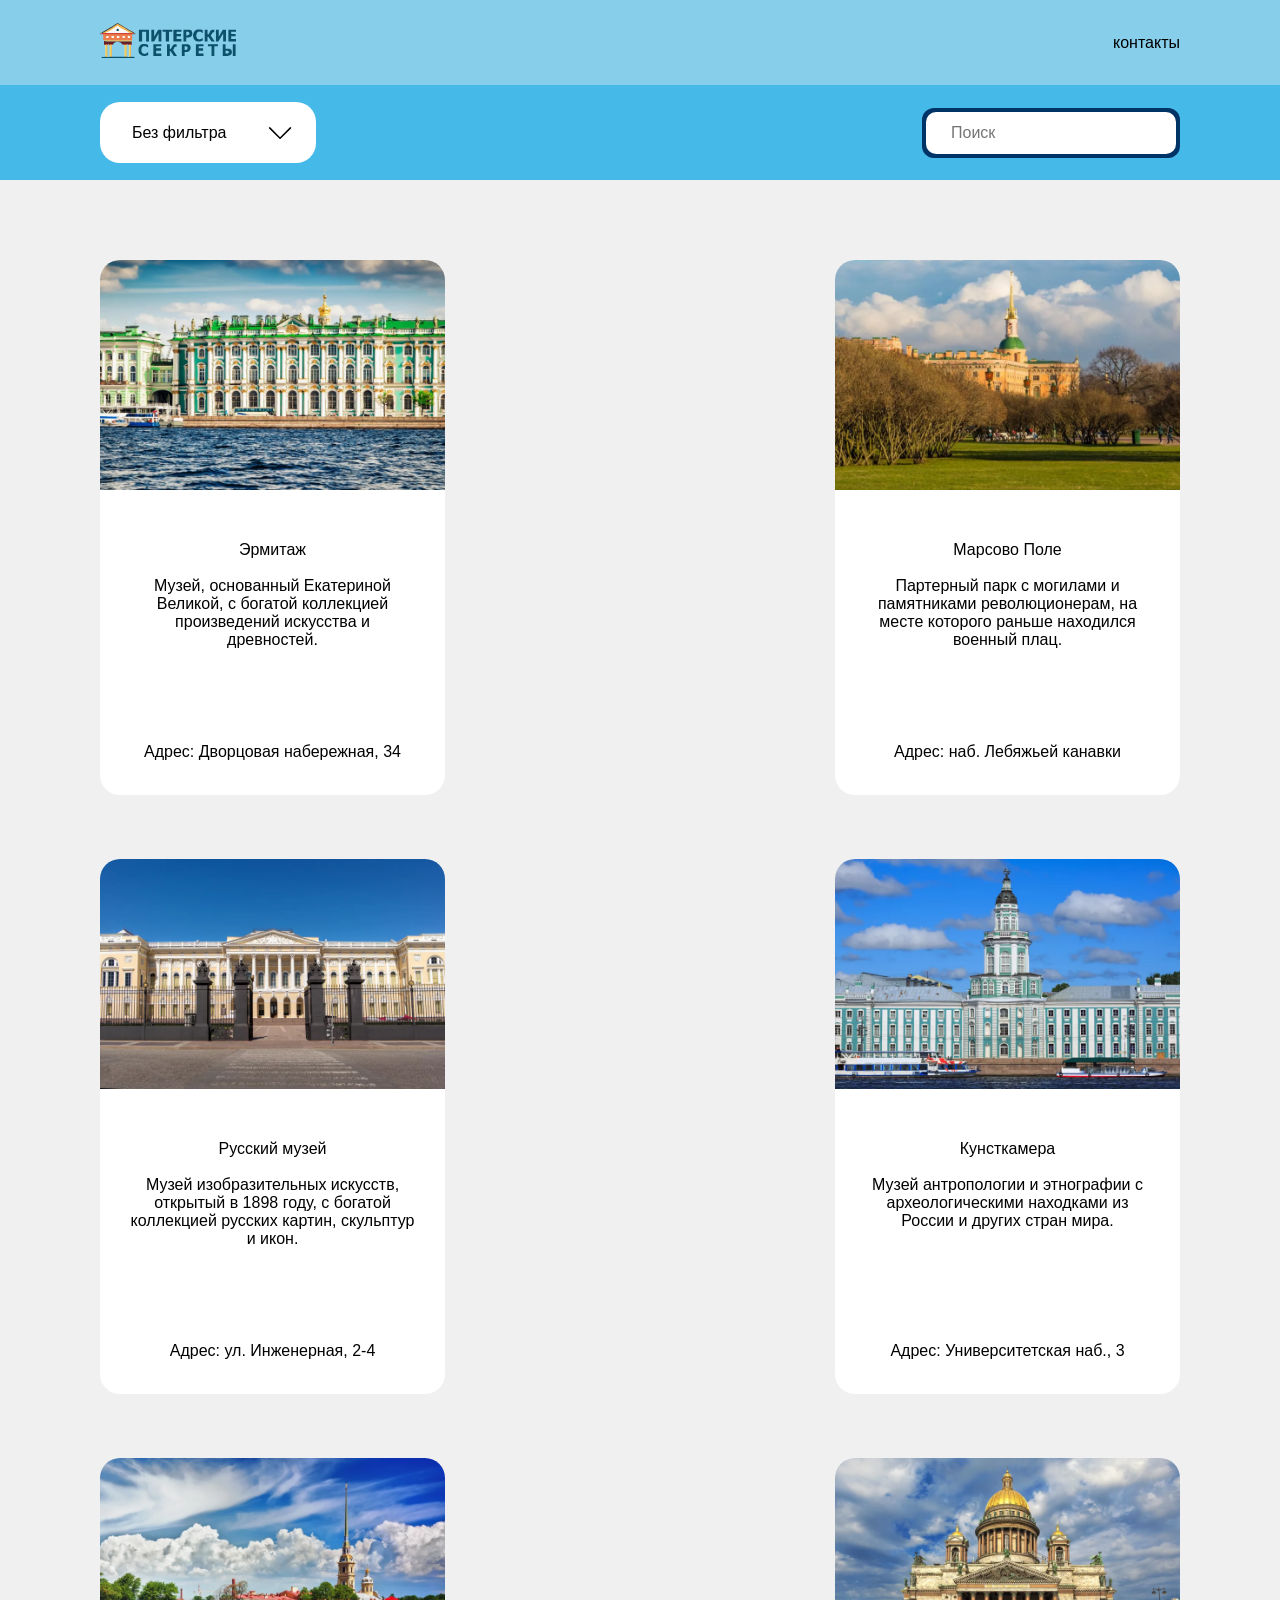
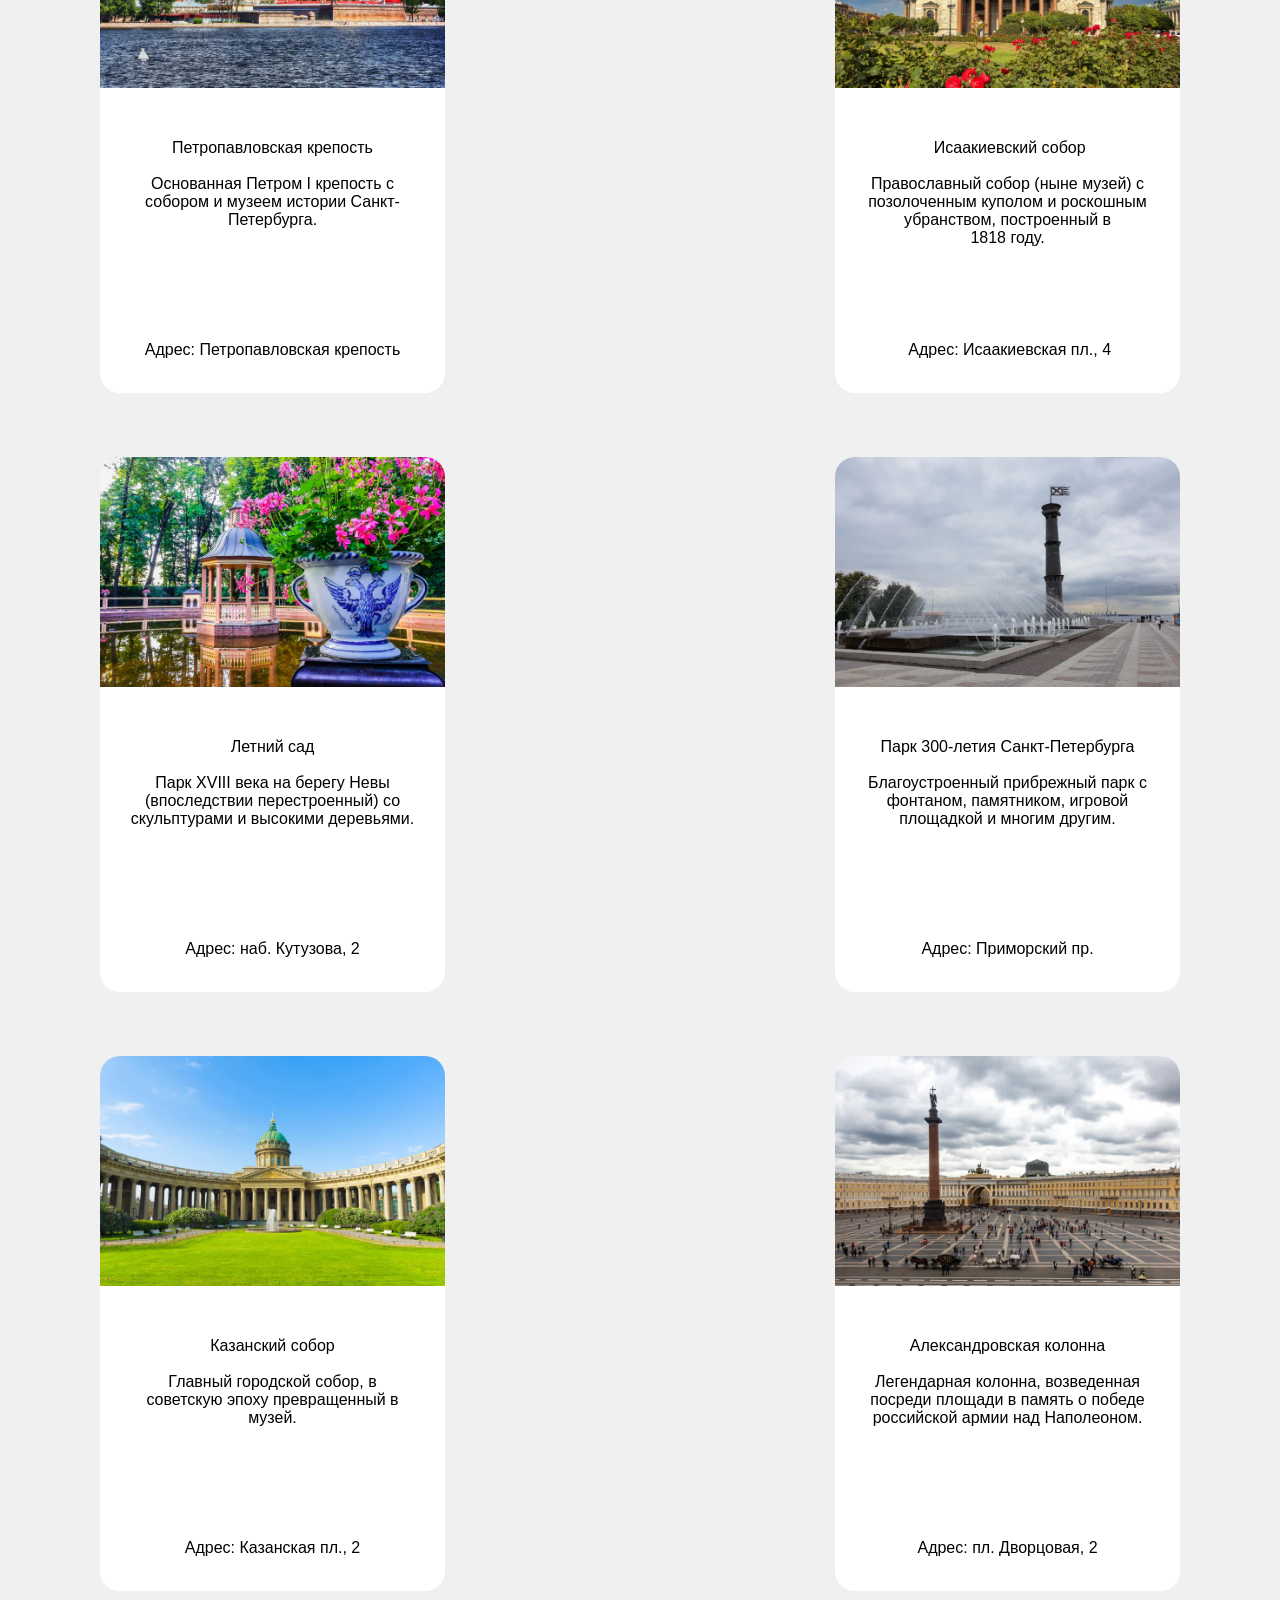
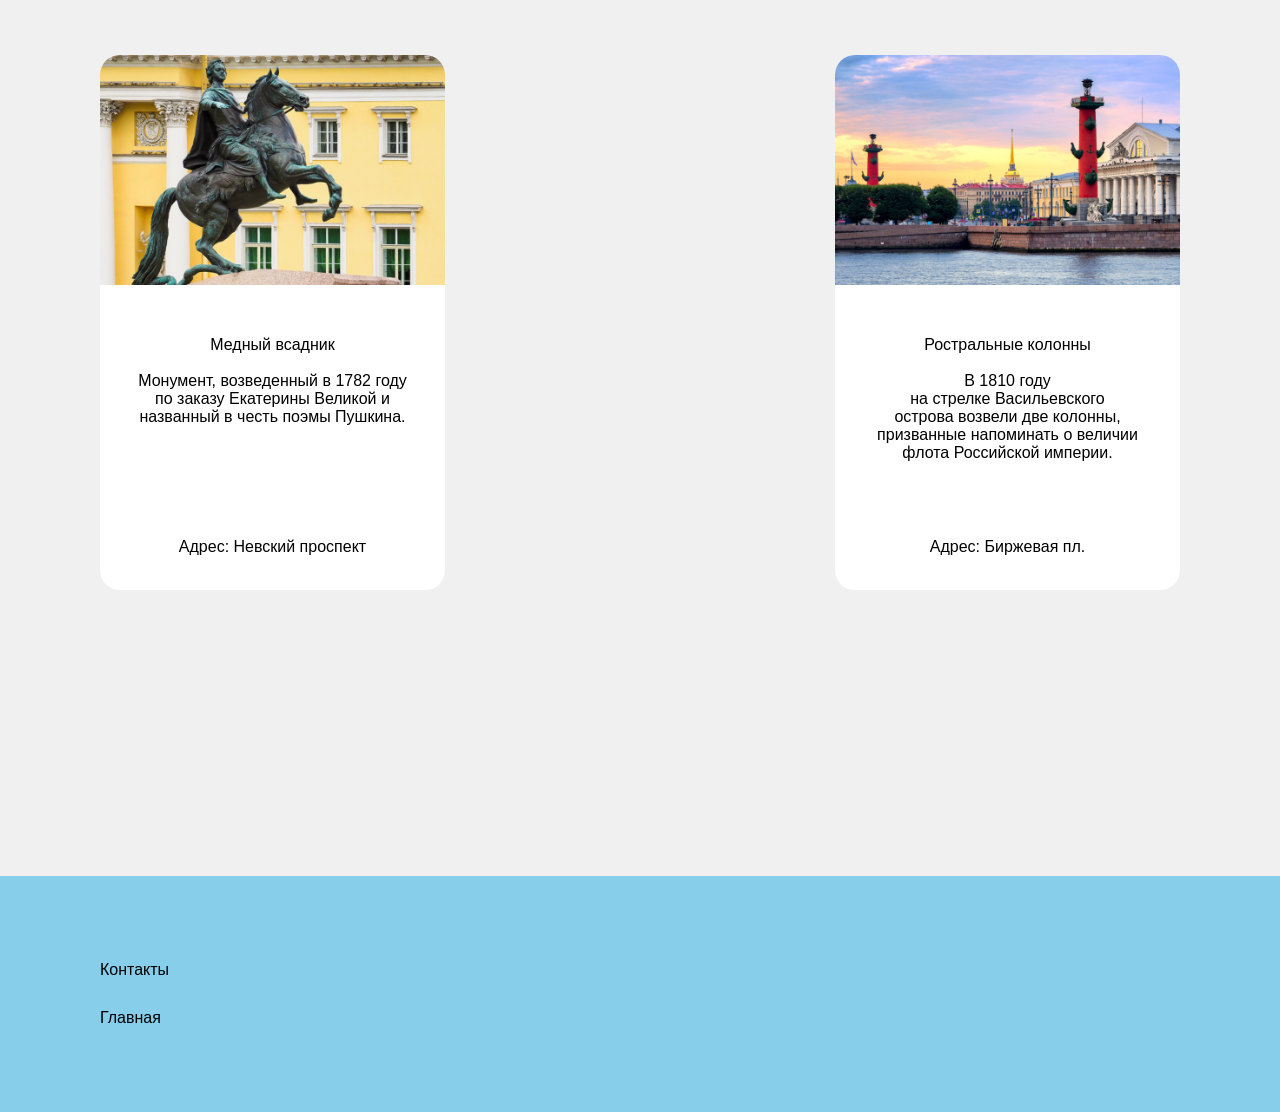
<file: attractions.html>
<!DOCTYPE html>
<html lang="en">
    <head>
        <meta charset="UTF-8">
        <meta name="viewport" content="width=device-width, initial-scale=1.0">
        <link rel="stylesheet" href="./assets/css/style.css">
        <title>attractions</title>
    </head>
    <body>
        
        <!-- <input type="text" class="filte_search__filter__btn" name="" id="searchInput"oninput="filterItems()"> -->
    <section class="header">
        <div class="container">
            <div class="header__main">
                    <a href="http://127.0.0.1:5500/index.html"><img src="./assets/img/пс2.svg" alt="logo"></a>
                <div class="header__links">
                    <button class="header__btn" id="menu_icon">
                        <img class="header__menu" src="./assets/img/icons8-menu 1.svg" alt="menu">
                    </button>
                    <a class="header__link" href="http://127.0.0.1:5500/contacts.html">контакты</a>
                </div>
            </div>
        </div>
    </section>
    
    <section class="menu" id="menu">
        <div class="container">
            <div class="menu__plank">
                
                <p class="menu__link"><a  class="menu__links" href="http://127.0.0.1:5500/contacts.html">Контакты</a></p>
            </div>
        </div>
    </section>
    
    <section class="filte_search">
        <div class="container">
            <div class="filte_search__main">
                <div class="filte_search__filter">
                    <button id="btn" class="filte_search__filter__btn">
                        <div id="btn" class="filte_search__filter__text"> 
                            Без фильтра
                        </div>
                        <img id="btn" class="filte_search__filter__img" src="./assets/img/down.svg" alt="">
                    </button>
                    <div class="all__btn">
                        <p><button onclick="filterByCategory('park')" class="all__btn__btns"><div class="filte_search__filter__texts">парки</div></button></p>
                        <p><button onclick="filterByCategory('museums')" class="all__btn__btns"><div class="filte_search__filter__texts">музеи</div></button></p>
                        <p><button onclick="filterByCategory('cathedrals')" class="all__btn__btns"><div class="filte_search__filter__texts">соборы</div></button></p>
                        <p><button onclick="filterByCategory('monuments')" class="all__btn__btns"><div class="filte_search__filter__texts">памятники</div></button></p>
                        <p><button onclick="filterByCategory('all')" class="all__btn__btns"><div class="filte_search__filter__texts">Без фильтра</div></button></p>
                    </div>
                </div>
                <form action="">
                    <div class="filte_search__search">
                        <input id="searchInput" class="filte_search__search__input" type="search" placeholder="Поиск" oninput="filterItems()">
                    </div>
                </form>
            </div>
        </div>
    </section>
    
    <section class="content__section">
        <div class="container">
            <div id="itemContainer" class="content">
                <div data-category="museums" class="content__block">
                    <img class="content__img" src="./assets/img/эрмитаж 1.png" alt="">
                    <div class="content__title">Эрмитаж</div>
                    <div class="content__text">Музей, основанный Екатериной Великой, с богатой коллекцией произведений искусства и древностей.</div>
                    <div class="content__adres">Адрес: Дворцовая набережная, 34</div>
                </div>
                <div data-category="park" class="content__block">
                    <img class="content__img" src="./assets/img/марсовое-поле.png" alt="">
                    <div class="content__title">Марсово Поле</div>
                    <div class="content__text">Партерный парк с могилами и памятниками революционерам, на месте которого раньше находился военный плац.</div>
                    <div class="content__adres">Адрес: наб. Лебяжьей канавки</div>
                </div>
                <div data-category="museums" class="content__block">
                    <img class="content__img" src="./assets/img/russian-musem 1.png" alt="">
                    <div class="content__title">Русский музей</div>
                    <div class="content__text">Музей изобразительных искусств, открытый в 1898 году, с богатой коллекцией русских картин, скульптур и икон.</div>
                    <div class="content__adres">Адрес: ул. Инженерная, 2-4</div>
                </div>
                <div data-category="museums" class="content__block">
                    <img class="content__img" src="./assets/img/кунскамера.png" alt="">
                    <div class="content__title">Кунсткамера</div>
                    <div class="content__text">Музей антропологии и этнографии с археологическими находками из России и других стран мира.</div>
                    <div class="content__adres">Адрес: Университетская наб., 3</div>
                </div>
                <div data-category="cathedrals" class="content__block">
                    <img class="content__img" src="./assets/img/Петропавловская-крепость.png" alt="">
                    <div class="content__title">Петропавловская крепость</div>
                    <div class="content__text">Основанная Петром I крепость с собором и музеем истории Санкт-Петербурга.</div>
                    <div class="content__adres">Адрес: Петропавловская крепость</div>
                </div>
                <div data-category="cathedrals" class="content__block">
                    <img class="content__img" src="./assets/img/_Исаакиевский-собор.png" alt="">
                    <div class="content__title"> Исаакиевский собор</div>
                    <div class="content__text">Православный собор (ныне музей) с позолоченным куполом и роскошным убранством, построенный в 1818 году.</div>
                    <div class="content__adres"> Адрес: Исаакиевская пл., 4</div>
                </div>
                <div data-category="park" class="content__block">
                    <img class="content__img" src="./assets/img/Летний-сад.png" alt="">
                    <div class="content__title">Летний сад</div>
                    <div class="content__text">Парк XVIII века на берегу Невы (впоследствии перестроенный) со скульптурами и высокими деревьями.</div>
                    <div class="content__adres">Адрес: наб. Кутузова, 2</div>
                </div>
                <div data-category="park" class="content__block">
                    <img class="content__img" src="./assets/img/park-300yers.png" alt="">
                    <div class="content__title">Парк 300-летия Санкт-Петербурга</div>
                    <div class="content__text">Благоустроенный прибрежный парк с фонтаном, памятником,  игровой площадкой и многим другим.</div>
                    <div class="content__adres">Адрес: Приморский пр.</div>
                </div>
                <div data-category="cathedrals" class="content__block">
                    <img class="content__img" src="./assets/img/kasanskiy_cobor.png" alt="">
                    <div class="content__title">Казанский собор</div>
                    <div class="content__text">Главный городской собор, в советскую эпоху превращенный в музей.</div>
                    <div class="content__adres">Адрес: Казанская пл., 2</div>
                </div>
                <div data-category="monuments" class="content__block">
                    <img class="content__img" src="./assets/img/Alexander-Column.png" alt="">
                    <div class="content__title">Александровская колонна</div>
                    <div class="content__text">Легендарная колонна, возведенная посреди площади в память о победе российской армии над Наполеоном.</div>
                    <div class="content__adres">Адрес: пл. Дворцовая, 2</div>
                </div>
                <div data-category="monuments" class="content__block">
                    <img class="content__img" src="./assets/img/The Bronze-Horseman.png" alt="">
                    <div class="content__title">Медный всадник</div>
                    <div class="content__text">Монумент, возведенный в 1782 году по заказу Екатерины Великой и названный в честь поэмы Пушкина.</div>
                    <div class="content__adres">Адрес: Невский проспект</div>
                </div>
                <div data-category="monuments" class="content__block">
                    <img class="content__img" src="./assets/img/Rostral columns.png" alt="">
                    <div class="content__title">Ростральные колонны</div>
                    <div class="content__text">В 1810 году на стрелке Васильевского острова возвели две колонны, призванные напоминать о величии флота Российской империи.</div>
                    <div class="content__adres">Адрес:  Биржевая пл.</div>
                </div>
            </div>
        </div>
        <div id="pagination" class="pagination__button">
            <!-- <button class="content__btn"><img src="./assets/img/rightWhite.svg" alt=""></button>
            <div class="content__section__button__pagin">
                <button class="content__btn content__num1">1</button>
                <button class="content__btn content__num2">2</button>
            </div>
            <button class="content__btn"><img src="./assets/img/LeftWhite.png" alt=""></button> -->
        </div>
    </section>
    <section class="footer">
        <div class="container">
            <div class="footer__links">
                <p class="footer__link"><a class="footer__link" href="http://127.0.0.1:5500/contacts.html">Контакты</a></p>
                <p><a class="footer__link" href="http://127.0.0.1:5500/attractions.html">Главная</a> </p>
            </div>
        </div>
    </section>

    <script src="./assets/js/menu.js"></script>
    <!-- <script src="./assets/js/search.js"></script> -->
    <script src="./assets/js/script.js">
    </script>
</body>
</html>
</file>
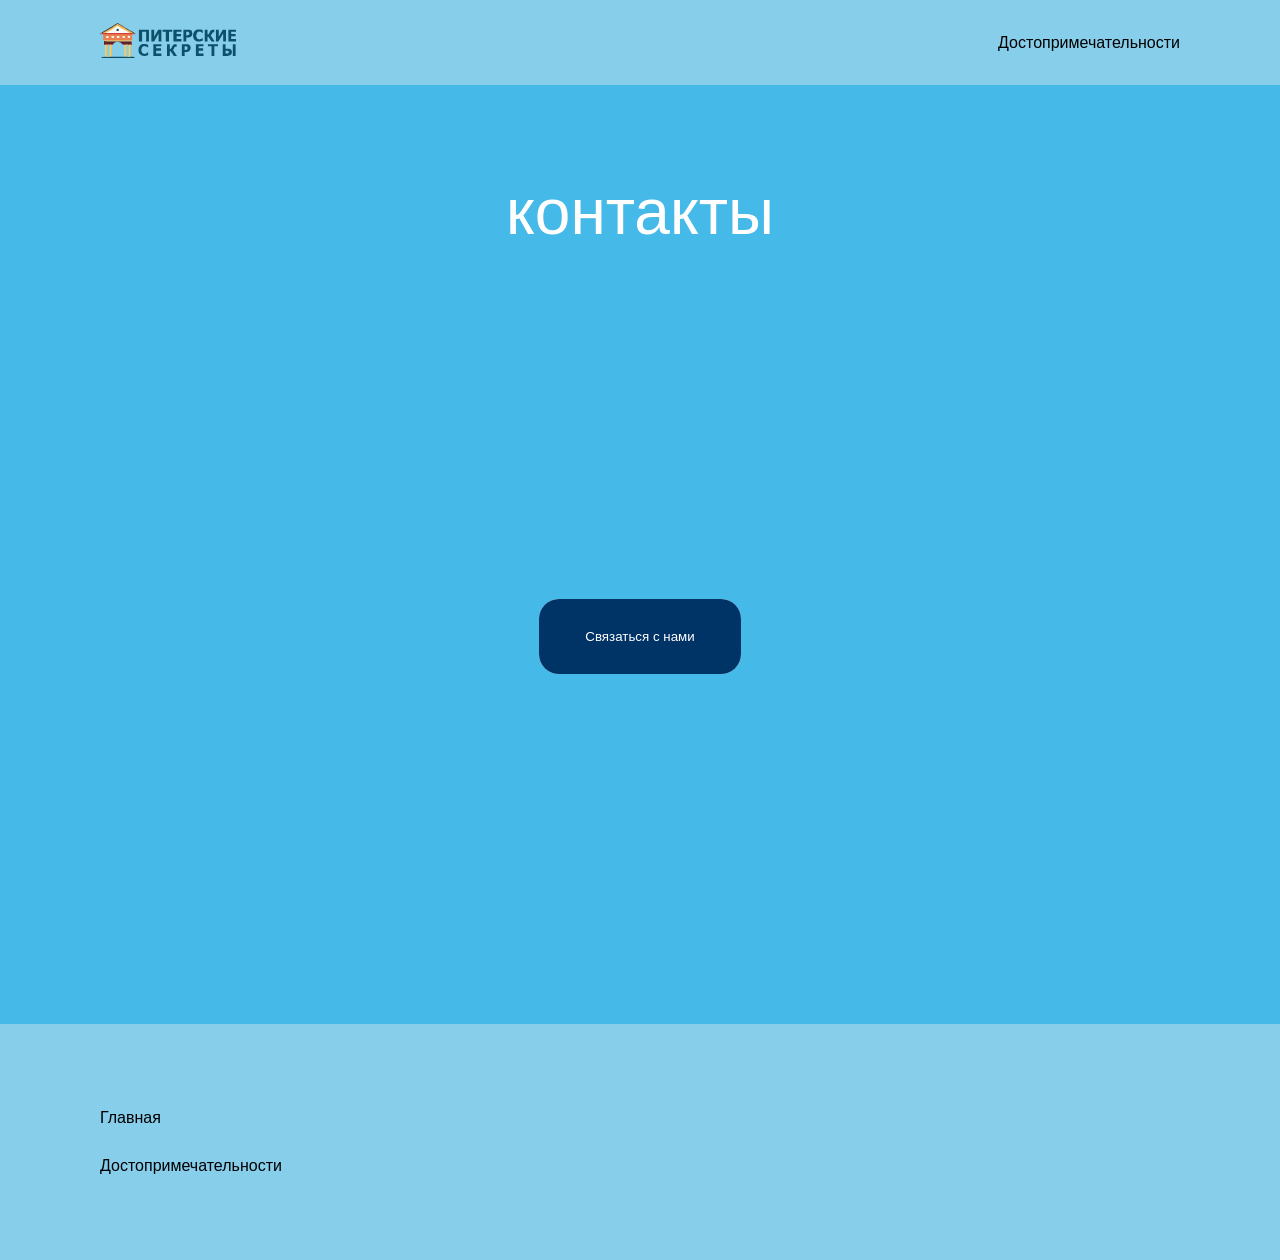
<file: contacts.html>
<!DOCTYPE html>
<html lang="en">
<head>
    <meta charset="UTF-8">
    <meta name="viewport" content="width=device-width, initial-scale=1.0">
    <link rel="stylesheet" href="./assets/css/style.css">
    <title>contacts</title>
</head>
<body id="body">
    <section class="window"  id="window">
        <div class="window__main">
            <button id="close" class="window__cross"><img src="./assets/img/cross.svg" alt="cross"></button>
            <div class="window__title">
                связаться с нами
            </div>
            <form action="" class="window__inputs">
                <p><input class="window__input" type="text" placeholder="имя" required></p>
                <p><input class="window__input" type="email" placeholder="почта" required></p>
                <!-- <p><input class="window__message" type="text" placeholder="сообщение" required></p> -->
                <p><textarea class="window__message" name="" id="" required placeholder="сообщение"></textarea></p>
                <button class="window__close" id="close">
                    <div class="window__close__text">
                        отправить 
                    </div>
                </button>
            </form>
        </div>
    </section>
    <section class="header">
        <div class="container">
            <div class="header__main">
                    <a href="http://127.0.0.1:5500/index.html"><img src="./assets/img/пс2.svg" alt="logo"></a>
                <div class="header__links">
                    <button class="header__btn" id="menu_icon">
                        <img class="header__menu" src="./assets/img/icons8-menu 1.svg" alt="menu">
                    </button>
                    <a class="header__link" href="http://127.0.0.1:5500/attractions.html">Достопримечательности</a>
                </div>
            </div>
        </div>
    </section>
    <section class="menu" id="menu">
        <div class="container">
            <div class="menu__plank">
                <p class="menu__link"><a class="menu__links" href="http://127.0.0.1:5500/attractions.html">Достопримечательности</a></p>
            </div>
        </div>
    </section>
    
    <section class="contacts" >
        <div class="container">
            <div class="contacts__main">
                <div class="contacts__title">
                    контакты
                </div>
                <div class="contacts__button" id="contacts__button">
                    <button class="contacts__button" type="button"><div class="contacts__text">Связаться с нами</div></button>
                </div>
            </div>
        </div>
    </section>
    
    <section class="footer">
        <div class="container">
            <div class="footer__links">
                <p class="footer__link"><a class="footer__link" href="http://127.0.0.1:5500/attractions.html">Главная</a></p>
                <p><a class="footer__link" href="http://127.0.0.1:5500/attractions.html">Достопримечательности</a> </p>
            </div>
        </div>
    </section>
    <script src="./assets/js/modal_window.js"></script>
    <script src="./assets/js/menu.js"></script>
</body>
</html>
</file>
<file: assets/css/style.css>
* {
  margin: 0;
  padding: 0;
  font-family: "Inter", sans-serif;
}

a {
  text-decoration: none;
}

body {
  overflow-y: scroll;
}

.container {
  padding: 0px 100px;
}
@media (max-width: 768px) {
  .container {
    padding: 0px 40px;
  }
}

.header {
  background-color: #87CEEB;
  padding: 23px 0;
}
.header__main {
  display: flex;
  justify-content: space-between;
  align-items: center;
}
.header__links {
  display: flex;
  justify-content: space-between;
  gap: 85px;
}
.header__link {
  color: #000;
}
@media (max-width: 768px) {
  .header__link {
    display: none;
  }
}
.header__menu {
  display: none;
}
@media (max-width: 768px) {
  .header__menu {
    display: flex;
  }
}
.header__btn {
  border: none;
  background-color: #87CEEB;
  cursor: pointer;
}

.menu {
  background-color: #45B9E8;
  display: none;
}
.menu__plank {
  padding: 10px;
  display: block;
  right: 40px;
  top: 75px;
}
.menu__link {
  margin-top: 16px;
  margin-bottom: 16px;
}
.menu__links {
  color: #000;
}

.one {
  background-image: url(../img/image.png);
  background-position: center;
  background-size: cover;
  background-repeat: no-repeat;
}
.one__text {
  font-size: 48px;
  font-weight: 900;
  color: #fff;
  width: 766px;
  text-align: center;
  margin: auto;
  padding-top: 328px;
  margin-bottom: 88px;
}
@media (max-width: 1025px) {
  .one__text {
    font-size: 24px;
    max-width: 300px;
  }
}
.one__link {
  color: #fff;
  font-size: 24px;
  background-color: #45B9E8;
  padding: 21px 135px;
  border-radius: 24px;
}
@media (max-width: 768px) {
  .one__link {
    font-size: 16px;
    padding: 16px 97px;
  }
}
.one__main {
  text-align: center;
  padding-bottom: 389px;
}

.two {
  background-color: #45B9E8;
  padding-top: 95px;
  padding-bottom: 10px;
}
.two__block {
  display: flex;
  justify-content: space-between;
  align-items: center;
  background-color: #87CEEB;
  border-radius: 20px;
  margin-bottom: 85px;
}
@media (max-width: 768px) {
  .two__block {
    display: block;
    max-width: 360px;
    margin: auto;
    margin-bottom: 84px;
    height: 473px;
  }
}
.two__text {
  width: 557px;
  font-size: 20px;
  padding-left: 43px;
  padding-right: 43px;
}
@media (max-width: 1144px) {
  .two__text {
    font-size: 16px;
    max-width: 270px;
  }
}
@media (max-width: 768px) {
  .two__text {
    display: block;
    padding: 0 24px;
    padding-top: 43px;
    padding-bottom: 67px;
    max-width: 248px;
    text-align: center;
  }
}
@media (max-width: 1118px) {
  .two__img {
    width: 50%;
  }
}
@media (max-width: 768px) {
  .two__img {
    width: 100%;
  }
}

.free {
  background-color: #87CEEB;
}
.free__button {
  padding: 26px;
  box-shadow: 0px 4px 10px 0px rgba(34, 60, 80, 0.15);
  border-radius: 100px;
  background-color: #fff;
}
.free__carusel {
  display: flex;
  justify-content: space-between;
}
.free__block {
  padding: 52px 9px 135px;
  background-color: #fff;
  border-radius: 20px;
}
.free__text {
  text-align: center;
  margin-top: 68px;
}
.free__blocks {
  display: flex;
  justify-content: center;
  gap: 23px;
  box-shadow: 0px 4px 10px 0px rgba(34, 60, 80, 0.15);
}
.free__img {
  width: 352px;
  height: 235px;
  border-radius: 10px;
}
.free__link {
  text-align: center;
  padding-bottom: 77px;
}
.free__pereiti {
  color: #fff;
  background-color: #003366;
  padding: 30px 113px;
  border-radius: 20px;
}

.slider-container {
  position: relative;
  width: 600px;
  height: 400px;
  margin: 0 auto;
  overflow: hidden;
}

.slider {
  display: flex;
  transition: transform 0.5s ease-in-out;
}

.slider img {
  width: 100%;
  height: 100%;
  -o-object-fit: cover;
     object-fit: cover;
}

.prev,
.next {
  position: absolute;
  top: 50%;
  border: none;
  font-size: 24px;
  background: white;
  border-radius: 50%;
  height: 82px;
  cursor: pointer;
}
.prev {
  top: 50%;
  left: -100px;
  transform: translate(50%, -50%);
  display: none;
}
@media (max-width: 760px) {
  .prev {
    left: -70px;
  }
}

.next {
  top: 50%;
  right: -100px;
  transform: translate(-50%, -50%);
}
@media (max-width: 760px) {
  .next {
    right: -70px;
  }
}

.carusel {
  overflow: auto;
  scroll-behavior: smooth;
  scrollbar-width: none;
}

.wrapper {
  padding-top: 124px;
  padding-bottom: 123px;
  width: 100%;
  position: relative;
}

.four {
  background-color: #45B9E8;
}
.four__map {
  display: flex;
  justify-content: center;
  padding-top: 60px;
  padding-bottom: 180px;
}

.footer {
  background-color: #87CEEB;
  padding-bottom: 85px;
}
.footer__links {
  padding-top: 85px;
  display: block;
}
.footer__link {
  margin-bottom: 30px;
  color: #000;
}
.footer__last {
  color: #000;
}

.contacts {
  background-color: #45B9E8;
  height: 939px;
}
.contacts__main {
  text-align: center;
}
.contacts__title {
  padding-top: 90px;
  color: #fff;
  font-size: 64px;
  margin-bottom: 350px;
}
.contacts__button {
  border: none;
  border-radius: 20px;
  cursor: pointer;
}
.contacts__text {
  color: #fff;
  background-color: #003366;
  padding: 30px 46px;
  border-radius: 20px;
}

.window {
  width: 100%;
  height: 100%;
  position: fixed;
  background-color: rgba(128, 128, 128, 0.678);
  display: none;
}
.window__main {
  background-color: #fff;
  width: 1066px;
  height: 787px;
  margin: auto;
  position: relative;
}
.window__inputs {
  display: flex;
  gap: 10px;
  text-align: center;
  flex-direction: column;
}
.window__title {
  text-align: center;
  margin-top: 67px;
  margin-bottom: 121px;
  font-size: 20px;
}
.window__close {
  padding: 15px 40px;
  width: 160px;
  margin: auto;
  border: none;
  background-color: #003366;
  border-radius: 20px;
  margin-top: 50px;
}
.window__close__text {
  color: #fff;
}
.window__message, .window__input {
  padding: 24px;
  border: none;
  border-radius: 20px;
  background-color: #E0DEDE;
  outline: none;
  outline-offset: 0;
  font-size: 16px;
  width: 556px;
}
@media (max-width: 636px) {
  .window__message, .window__input {
    width: 330px;
  }
}
.window__message {
  padding-bottom: 157px;
  resize: none;
}
.window__cross {
  position: absolute;
  right: 45px;
  top: 45px;
  border: none;
  background-color: #FFF;
  cursor: pointer;
}

@keyframes slideIn {
  from {
    transform: translateY(-10px);
    opacity: 0;
  }
  to {
    transform: translateY(0);
    opacity: 1;
  }
}
.flipped {
  transform: rotateX(180deg);
}

.filte_search {
  background-color: #45B9E8;
}
.filte_search__main {
  display: flex;
  justify-content: space-between;
  align-items: center;
  padding: 17px 0;
}
@media (max-width: 620px) {
  .filte_search__main {
    flex-direction: column;
    gap: 20px;
  }
}
.filte_search__filter__text {
  font-size: 16px;
}
.filte_search__filter__img.rotate {
  transform: rotateX(180deg);
}
.filte_search__filter__img {
  transition: transform 0.3s ease;
}
.filte_search__filter__btn {
  display: flex;
  align-items: center;
  gap: 33px;
  font-size: 16px;
  border: none;
  background-color: #fff;
  cursor: pointer;
  font-size: 16px;
  padding: 9px 0;
  padding-left: 32px;
  border-radius: 20px;
  padding-right: 14px;
}
@media (max-width: 940px) {
  .filte_search__filter__btn {
    font-size: 16px;
    gap: 12px;
  }
}
.filte_search__search {
  background-color: #003366;
  display: flex;
  align-items: center;
  padding: 4px;
  border-radius: 12px;
}
.filte_search__search__input {
  font-size: 16px;
  border: none;
  border-radius: 10px;
  padding: 12px 25px;
  outline: 0;
}
@media (max-width: 940px) {
  .filte_search__search__input {
    font-size: 16px;
    width: 240px;
  }
}

.all__btn {
  padding: 30px 0;
  padding-left: 40px;
  background-color: #FFF;
  display: flex;
  flex-direction: column;
  gap: 25px;
  position: absolute;
  width: 170px;
  z-index: 10;
  top: 175px;
  display: none;
}
.all__btn__btns {
  border: none;
  background-color: #fff;
  font-size: 16px;
  cursor: pointer;
}

.content {
  display: flex;
  justify-content: space-between;
  flex-wrap: wrap;
  gap: 64px;
  padding-top: 80px;
}
@media (max-width: 426px) {
  .content {
    margin-left: -25px;
  }
}
.content__block {
  width: 345px;
  height: 535px;
  background-color: #fff;
  border-radius: 20px;
  position: relative;
}
.content__img {
  overflow: scroll;
  width: 345px;
  border-top-left-radius: 20px;
  border-top-right-radius: 20px;
}
.content__section {
  background-color: #F0F0F0;
}
.content__section__button {
  display: flex;
  justify-content: center;
  gap: 10px;
  margin-top: 140px;
  padding-bottom: 145px;
  align-items: center;
}
.content__section__button__pagin {
  display: flex;
  gap: 7px;
}
.content__text {
  text-align: center;
  margin-top: 18px;
  width: 285px;
  margin-left: 30px;
}
.content__title {
  text-align: center;
  margin-top: 47px;
}
.content__adres {
  position: absolute;
  bottom: 34px;
  left: 0;
  right: 0;
  text-align: center;
}
.content__btn {
  height: 62px;
  width: 62px;
  border-color: #45B9E8;
  border-style: double;
  cursor: pointer;
  border-radius: 13px;
  background-color: #45B9E8;
  color: #FFF;
}
.content__num1, .content__num2 {
  background-color: #F0F0F0;
  font-size: 24px;
}
.content__num1 {
  background-color: #45B9E8;
  color: #FFF;
}
.content__num2 {
  background-color: #F0F0F0;
  color: #000;
}

.pagination__button {
  display: flex;
  justify-content: center;
  gap: 10px;
  margin-top: 141px;
  padding-bottom: 145px;
}
.pagination__button button {
  color: #FFF;
  font-size: 24px;
  padding: 17px 25px;
  background-color: #45B9E8;
  border: none;
  border-radius: 13px;
  cursor: pointer;
}

[type=search]::-webkit-search-cancel-button {
  -webkit-appearance: none;
  appearance: none;
  height: 20px;
  width: 20px;
  background-image: url(../img/cross.svg);
  background-size: 20px 20px;
}
</file>
